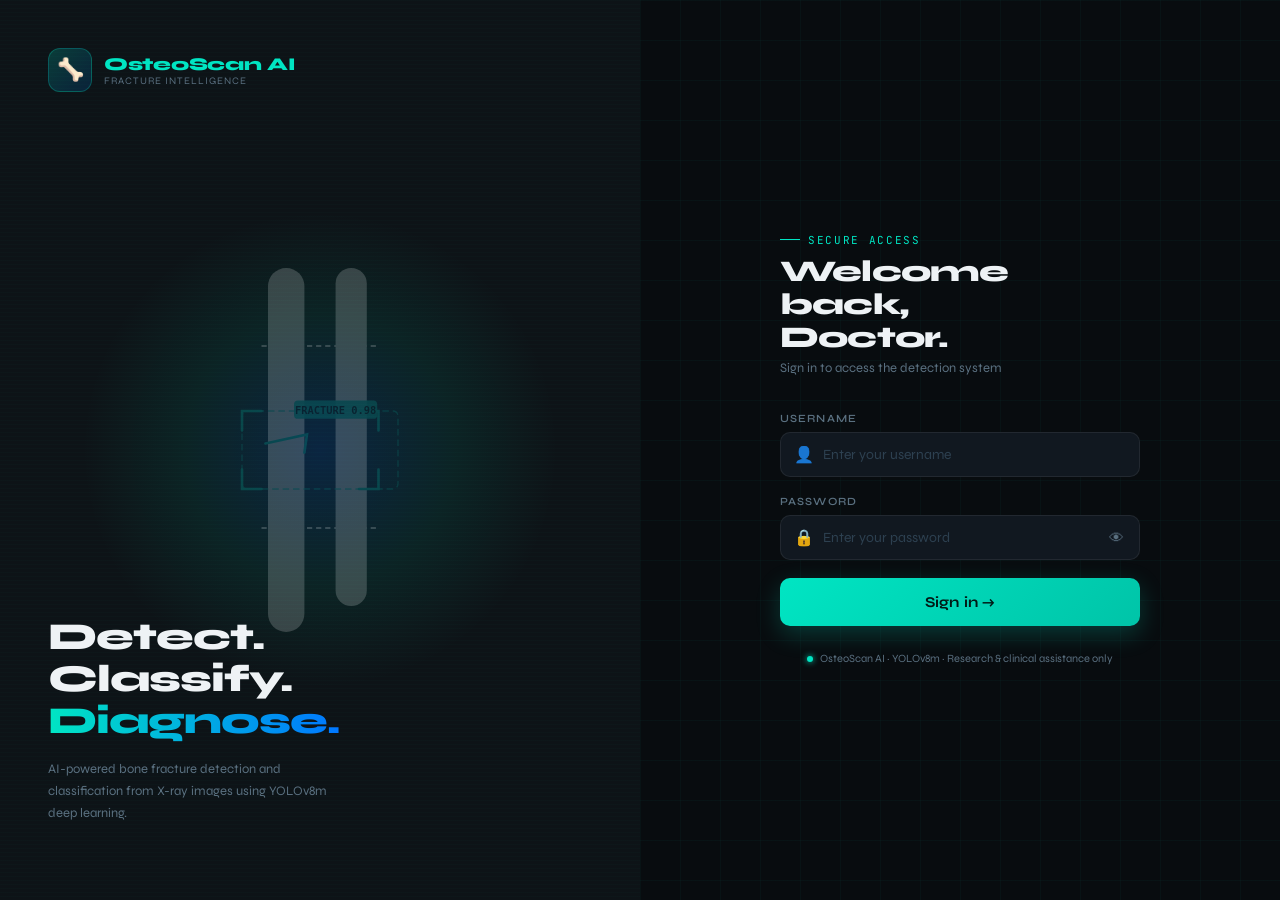
<file: templates/login.html>
<!DOCTYPE html>
<html lang="en">
<head>
  <meta charset="UTF-8"/>
  <meta name="viewport" content="width=device-width, initial-scale=1.0"/>
  <title>OsteoScan AI — Sign In</title>
  <link rel="preconnect" href="https://fonts.googleapis.com"/>
  <link href="https://fonts.googleapis.com/css2?family=Clash+Display:wght@400;500;600;700&family=Syne:wght@400;500;600;700;800&family=JetBrains+Mono:wght@400;500&display=swap" rel="stylesheet"/>
  <style>
    :root {
      --bg:        #080c0f;
      --panel:     #0d1317;
      --surface:   #111820;
      --border:    rgba(255,255,255,0.07);
      --accent:    #00e5c3;
      --accent2:   #0077ff;
      --danger:    #ff4d6a;
      --text:      #eef2f5;
      --muted:     #5a7080;
      --subtle:    #1e2d38;
    }
 
    *, *::before, *::after { box-sizing: border-box; margin: 0; padding: 0; }
 
    body {
      background: var(--bg);
      color: var(--text);
      font-family: 'Syne', sans-serif;
      min-height: 100dvh;
      display: grid;
      grid-template-columns: 1fr 1fr;
      overflow: hidden;
    }
 
    /* ── Left panel — visual side ── */
    .left {
      position: relative;
      background: var(--panel);
      display: flex;
      flex-direction: column;
      justify-content: space-between;
      padding: 48px;
      overflow: hidden;
    }
 
    /* Animated scan lines */
    .left::before {
      content: '';
      position: absolute;
      inset: 0;
      background: repeating-linear-gradient(
        0deg,
        transparent,
        transparent 3px,
        rgba(0,229,195,0.015) 3px,
        rgba(0,229,195,0.015) 4px
      );
      pointer-events: none;
      z-index: 0;
    }
 
    /* Glowing orb */
    .orb {
      position: absolute;
      width: 480px; height: 480px;
      border-radius: 50%;
      background: radial-gradient(circle, rgba(0,119,255,0.18) 0%, rgba(0,229,195,0.08) 40%, transparent 70%);
      top: 50%; left: 50%;
      transform: translate(-50%, -50%);
      animation: pulse 6s ease-in-out infinite;
      pointer-events: none;
    }
 
    @keyframes pulse {
      0%, 100% { transform: translate(-50%,-50%) scale(1);   opacity: 1; }
      50%       { transform: translate(-50%,-50%) scale(1.12); opacity: 0.7; }
    }
 
    /* X-ray skeleton SVG illustration */
    .xray-art {
      position: absolute;
      inset: 0;
      display: flex;
      align-items: center;
      justify-content: center;
      z-index: 1;
    }
 
    .xray-art svg {
      width: 260px;
      opacity: 0.18;
      animation: float 8s ease-in-out infinite;
    }
 
    @keyframes float {
      0%,100% { transform: translateY(0px) rotate(0deg); }
      33%      { transform: translateY(-12px) rotate(1deg); }
      66%      { transform: translateY(8px) rotate(-1deg); }
    }
 
    .left-brand {
      position: relative;
      z-index: 2;
      display: flex;
      align-items: center;
      gap: 12px;
    }
 
    .left-brand-icon {
      width: 44px; height: 44px;
      border-radius: 12px;
      background: linear-gradient(135deg, rgba(0,229,195,0.2), rgba(0,119,255,0.15));
      border: 1px solid rgba(0,229,195,0.25);
      display: flex; align-items: center; justify-content: center;
      font-size: 22px;
    }
 
    .left-brand-name {
      font-family: 'Syne', sans-serif;
      font-weight: 800;
      font-size: 18px;
      color: var(--accent);
      letter-spacing: -0.3px;
    }
 
    .left-brand-tag {
      font-size: 10px;
      color: var(--muted);
      letter-spacing: 0.1em;
      text-transform: uppercase;
      display: block;
    }
 
    .left-footer {
      position: relative;
      z-index: 2;
    }
 
    .left-tagline {
      font-family: 'Syne', sans-serif;
      font-weight: 800;
      font-size: 38px;
      line-height: 1.1;
      letter-spacing: -1px;
      color: var(--text);
      margin-bottom: 16px;
    }
 
    .left-tagline em {
      font-style: normal;
      background: linear-gradient(90deg, var(--accent), var(--accent2));
      -webkit-background-clip: text;
      -webkit-text-fill-color: transparent;
      background-clip: text;
    }
 
    .left-desc {
      font-size: 13px;
      color: var(--muted);
      line-height: 1.7;
      max-width: 300px;
      margin-bottom: 28px;
    }
 
 
 
    /* ── Right panel — form side ── */
    .right {
      display: flex;
      align-items: center;
      justify-content: center;
      padding: 48px 40px;
      background: var(--bg);
      position: relative;
    }
 
    /* Subtle grid texture */
    .right::before {
      content: '';
      position: absolute;
      inset: 0;
      background-image:
        linear-gradient(rgba(0,229,195,0.03) 1px, transparent 1px),
        linear-gradient(90deg, rgba(0,229,195,0.03) 1px, transparent 1px);
      background-size: 40px 40px;
      pointer-events: none;
    }
 
    .form-wrap {
      width: 100%;
      max-width: 360px;
      position: relative;
      z-index: 1;
    }
 
    /* Animated entry */
    .form-wrap { animation: slideUp 0.5s cubic-bezier(0.22,1,0.36,1) both; }
    @keyframes slideUp {
      from { opacity: 0; transform: translateY(24px); }
      to   { opacity: 1; transform: translateY(0); }
    }
 
    .form-head {
      margin-bottom: 36px;
    }
 
    .form-eyebrow {
      font-family: 'JetBrains Mono', monospace;
      font-size: 11px;
      color: var(--accent);
      letter-spacing: 0.15em;
      text-transform: uppercase;
      margin-bottom: 8px;
      display: flex;
      align-items: center;
      gap: 8px;
    }
 
    .form-eyebrow::before {
      content: '';
      display: inline-block;
      width: 20px; height: 1px;
      background: var(--accent);
    }
 
    .form-title {
      font-family: 'Syne', sans-serif;
      font-weight: 800;
      font-size: 30px;
      letter-spacing: -0.8px;
      color: var(--text);
      line-height: 1.1;
      margin-bottom: 6px;
    }
 
    .form-sub {
      font-size: 13px;
      color: var(--muted);
    }
 
    /* Fields */
    .field { margin-bottom: 18px; }
 
    .field-lbl {
      display: block;
      font-size: 11px;
      font-weight: 600;
      letter-spacing: 0.1em;
      text-transform: uppercase;
      color: var(--muted);
      margin-bottom: 7px;
    }
 
    .field-inp-wrap {
      position: relative;
    }
 
    .field-icon {
      position: absolute;
      left: 14px;
      top: 50%;
      transform: translateY(-50%);
      font-size: 16px;
      color: var(--muted);
      pointer-events: none;
      transition: color 0.2s;
    }
 
    .field-inp {
      width: 100%;
      background: var(--surface);
      border: 1px solid var(--border);
      border-radius: 10px;
      padding: 13px 14px 13px 42px;
      color: var(--text);
      font-size: 14px;
      font-family: 'Syne', sans-serif;
      transition: border-color 0.2s, box-shadow 0.2s;
      outline: none;
    }
 
    .field-inp::placeholder { color: #2d4050; }
 
    .field-inp:focus {
      border-color: rgba(0,229,195,0.4);
      box-shadow: 0 0 0 3px rgba(0,229,195,0.07), inset 0 0 0 1px rgba(0,229,195,0.1);
    }
 
    .field-inp-wrap:focus-within .field-icon {
      color: var(--accent);
    }
 
    /* Password toggle */
    .pwd-toggle {
      position: absolute;
      right: 14px;
      top: 50%;
      transform: translateY(-50%);
      background: none;
      border: none;
      cursor: pointer;
      color: var(--muted);
      font-size: 15px;
      padding: 2px;
      transition: color 0.2s;
    }
    .pwd-toggle:hover { color: var(--text); }
 
    /* Error */
    .error-msg {
      display: none;
      align-items: center;
      gap: 8px;
      padding: 10px 14px;
      background: rgba(255,77,106,0.08);
      border: 1px solid rgba(255,77,106,0.2);
      border-radius: 8px;
      font-size: 12px;
      color: var(--danger);
      margin-bottom: 16px;
    }
 
    /* Submit button */
    .login-btn {
      width: 100%;
      padding: 15px;
      background: linear-gradient(135deg, var(--accent), #00c4a8);
      color: #001a16;
      font-family: 'Syne', sans-serif;
      font-size: 15px;
      font-weight: 700;
      border: none;
      border-radius: 10px;
      cursor: pointer;
      display: flex;
      align-items: center;
      justify-content: center;
      gap: 8px;
      letter-spacing: 0.01em;
      box-shadow: 0 8px 24px rgba(0,229,195,0.22);
      transition: transform 0.15s, box-shadow 0.15s, opacity 0.15s;
      margin-bottom: 0;
    }
 
    .login-btn:hover {
      transform: translateY(-2px);
      box-shadow: 0 12px 32px rgba(0,229,195,0.3);
    }
 
    .login-btn:active { transform: scale(0.98); }
 
    .login-btn:disabled {
      opacity: 0.5;
      cursor: not-allowed;
      transform: none;
    }
 
    /* Loading spinner */
    .spinner {
      width: 16px; height: 16px;
      border: 2px solid rgba(0,26,22,0.3);
      border-top-color: #001a16;
      border-radius: 50%;
      animation: spin 0.7s linear infinite;
    }
    @keyframes spin { to { transform: rotate(360deg); } }
 
 
 
    /* Footer hint */
    .form-foot {
      margin-top: 24px;
      text-align: center;
      font-size: 11px;
      color: var(--muted);
      line-height: 1.6;
    }
 
    /* Status dot */
    .status-dot {
      display: inline-block;
      width: 6px; height: 6px;
      border-radius: 50%;
      background: var(--accent);
      box-shadow: 0 0 6px var(--accent);
      animation: blink 2s ease-in-out infinite;
      margin-right: 5px;
    }
    @keyframes blink { 0%,100%{opacity:1} 50%{opacity:0.3} }
 
    /* Responsive */
    @media (max-width: 720px) {
      body { grid-template-columns: 1fr; }
      .left { display: none; }
      .right { padding: 32px 24px; }
    }
  </style>
</head>
<body>
 
  <!-- ── Left visual panel ── -->
  <div class="left">
    <div class="orb"></div>
 
    <!-- Floating X-ray bone illustration -->
    <div class="xray-art">
      <svg viewBox="0 0 200 320" fill="none" xmlns="http://www.w3.org/2000/svg">
        <!-- Simplified forearm bones (radius + ulna) -->
        <rect x="60" y="20" width="28" height="280" rx="14" fill="white"/>
        <rect x="112" y="20" width="24" height="260" rx="12" fill="white"/>
        <!-- Joint lines -->
        <line x1="55" y1="80" x2="145" y2="80" stroke="white" stroke-width="1.5" stroke-dasharray="4 3"/>
        <line x1="55" y1="220" x2="145" y2="220" stroke="white" stroke-width="1.5" stroke-dasharray="4 3"/>
        <!-- Fracture line on radius -->
        <path d="M58 155 L90 148 L88 162" stroke="#00e5c3" stroke-width="2" stroke-linecap="round"/>
        <!-- Scan rect -->
        <rect x="40" y="130" width="120" height="60" rx="4"
              fill="none" stroke="#00e5c3" stroke-width="1" stroke-dasharray="5 3" opacity="0.7"/>
        <!-- Corner markers -->
        <path d="M40 145 L40 130 L55 130" stroke="#00e5c3" stroke-width="2" stroke-linecap="round"/>
        <path d="M145 145 L145 130 L130 130" stroke="#00e5c3" stroke-width="2" stroke-linecap="round"/>
        <path d="M40 175 L40 190 L55 190" stroke="#00e5c3" stroke-width="2" stroke-linecap="round"/>
        <path d="M145 175 L145 190 L130 190" stroke="#00e5c3" stroke-width="2" stroke-linecap="round"/>
        <!-- Detection label -->
        <rect x="80" y="122" width="64" height="14" rx="3" fill="#00e5c3" opacity="0.9"/>
        <text x="112" y="132" text-anchor="middle" font-size="8" fill="#001a16" font-family="monospace" font-weight="bold">FRACTURE 0.98</text>
      </svg>
    </div>
 
    <div class="left-brand">
      <div class="left-brand-icon">🦴</div>
      <div>
        <div class="left-brand-name">OsteoScan AI</div>
        <span class="left-brand-tag">Fracture Intelligence</span>
      </div>
    </div>
 
    <div class="left-footer">
      <div class="left-tagline">
        Detect.<br/>
        Classify.<br/>
        <em>Diagnose.</em>
      </div>
      <p class="left-desc">
        AI-powered bone fracture detection and classification from X-ray images using YOLOv8m deep learning.
      </p>
    </div>
  </div>
 
  <!-- ── Right form panel ── -->
  <div class="right">
    <div class="form-wrap">
 
      <div class="form-head">
        <div class="form-eyebrow">Secure access</div>
        <div class="form-title">Welcome back,<br/>Doctor.</div>
        <div class="form-sub">Sign in to access the detection system</div>
      </div>
 
      <div class="field">
        <label class="field-lbl" for="username">Username</label>
        <div class="field-inp-wrap">
          <span class="field-icon">👤</span>
          <input class="field-inp" id="username" type="text"
                 placeholder="Enter your username" autocomplete="username"/>
        </div>
      </div>
 
      <div class="field">
        <label class="field-lbl" for="password">Password</label>
        <div class="field-inp-wrap">
          <span class="field-icon">🔒</span>
          <input class="field-inp" id="password" type="password"
                 placeholder="Enter your password" autocomplete="current-password"/>
          <button class="pwd-toggle" type="button" onclick="togglePwd()" id="pwdToggle" aria-label="Toggle password visibility">👁</button>
        </div>
      </div>
 
      <div class="error-msg" id="errorMsg">
        ⚠️ <span id="errorText">Invalid username or password.</span>
      </div>
 
      <button class="login-btn" onclick="doLogin()" id="loginBtn">
        <span id="btnContent">Sign in →</span>
      </button>
 
      <div class="form-foot">
        <span class="status-dot"></span>
        OsteoScan AI · YOLOv8m · Research &amp; clinical assistance only
      </div>
 
    </div>
  </div>
 
  <script>
    if (sessionStorage.getItem('osteo_user')) window.location.href = 'home.html';
 
    const USERS = { admin: 'admin123', doctor: 'doc123', user: 'user123' };
 
    function togglePwd() {
      const inp = document.getElementById('password');
      const btn = document.getElementById('pwdToggle');
      if (inp.type === 'password') { inp.type = 'text';     btn.textContent = '🙈'; }
      else                         { inp.type = 'password'; btn.textContent = '👁'; }
    }
 
    function doLogin() {
      const u   = document.getElementById('username').value.trim();
      const p   = document.getElementById('password').value;
      const err = document.getElementById('errorMsg');
      const txt = document.getElementById('errorText');
      const btn = document.getElementById('loginBtn');
      const cnt = document.getElementById('btnContent');
 
      if (!u || !p) {
        txt.textContent = 'Please enter both username and password.';
        err.style.display = 'flex'; return;
      }
 
      // Loading state
      btn.disabled = true;
      cnt.innerHTML = '<div class="spinner"></div> Signing in...';
 
      setTimeout(() => {
        if (USERS[u] && USERS[u] === p) {
          sessionStorage.setItem('osteo_user', u);
          cnt.innerHTML = '✓ Redirecting...';
          setTimeout(() => window.location.href = 'home.html', 400);
        } else {
          txt.textContent = 'Invalid username or password. Please try again.';
          err.style.display = 'flex';
          document.getElementById('password').value = '';
          document.getElementById('password').focus();
          btn.disabled = false;
          cnt.innerHTML = 'Sign in →';
        }
      }, 700);
    }
 
    document.getElementById('password').addEventListener('keydown', e => { if (e.key === 'Enter') doLogin(); });
    document.getElementById('username').addEventListener('keydown', e => { if (e.key === 'Enter') document.getElementById('password').focus(); });
    ['username','password'].forEach(id => {
      document.getElementById(id).addEventListener('input', () => {
        document.getElementById('errorMsg').style.display = 'none';
      });
    });
  </script>
</body>
</html>
</file>
